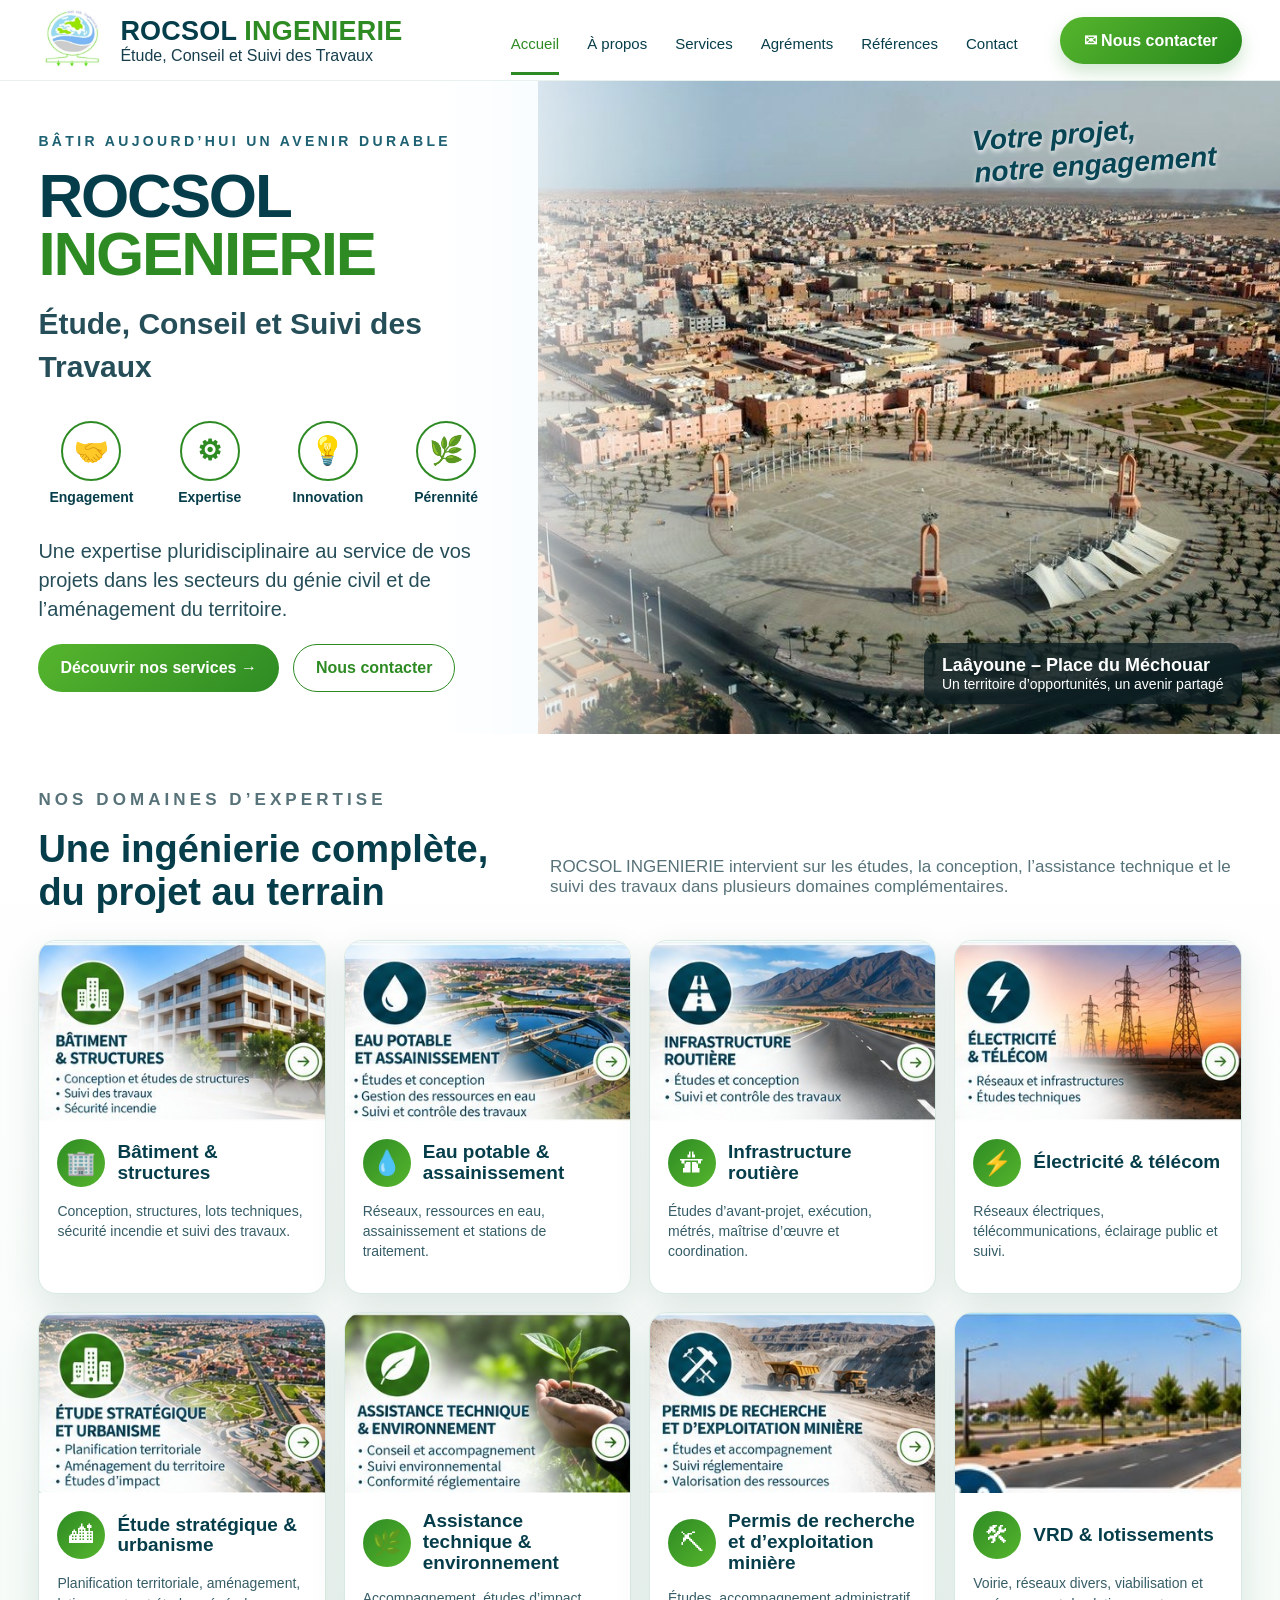
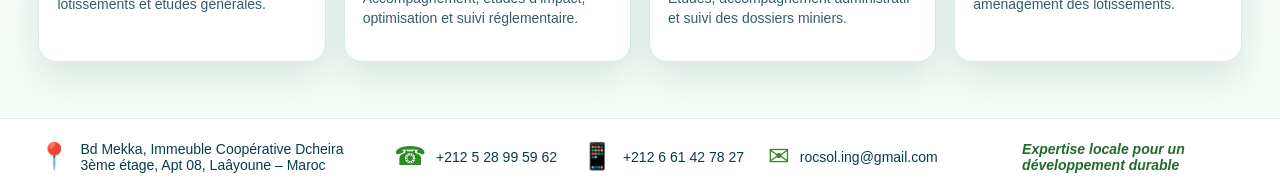
<file: index.html>
<!doctype html><html lang="fr"><head><meta charset="utf-8"><meta name="viewport" content="width=device-width,initial-scale=1"><title>ROCSOL INGENIERIE | Étude, Conseil et Suivi des Travaux</title><meta name="description" content="ROCSOL INGENIERIE, bureau d'études à Laâyoune : génie civil, bâtiment, VRD, eau, électricité, urbanisme, environnement et exploitation minière."><link rel="stylesheet" href="style.css"></head><body>
<header><div class="wrap topbar"><a class="brand" href="index.html"><img src="assets/logo.jpg" alt="Logo ROCSOL INGENIERIE"><div><strong>ROCSOL <span>INGENIERIE</span></strong><small>Étude, Conseil et Suivi des Travaux</small></div></a><button class="menu-btn" aria-label="Menu">☰</button><nav class="nav"><a class="active" href="index.html">Accueil</a><a href="index.html#apropos">À propos</a><a href="services.html">Services</a><a href="agrements.html">Agréments</a><a href="references.html">Références</a><a href="contact.html">Contact</a></nav><a class="cta" href="contact.html">✉ Nous contacter</a></div></header>
<main><section class="hero"><div class="hero-grid"><div class="hero-copy"><p class="eyebrow">Bâtir aujourd’hui un avenir durable</p><h1>ROCSOL <span>INGENIERIE</span></h1><div class="sub" style="font-size:30px;font-weight:600;margin-bottom:18px">Étude, Conseil et Suivi des Travaux</div><div class="values"><div class="value"><i>🤝</i>Engagement</div><div class="value"><i>⚙</i>Expertise</div><div class="value"><i>💡</i>Innovation</div><div class="value"><i>🌿</i>Pérennité</div></div><p class="sub">Une expertise pluridisciplinaire au service de vos projets dans les secteurs du génie civil et de l’aménagement du territoire.</p><div class="buttons"><a class="btn primary" href="services.html">Découvrir nos services →</a><a class="btn" href="contact.html">Nous contacter</a></div></div><div class="hero-photo"><div class="slogan">Votre projet,<br>notre engagement</div><div class="place-tag"><b>Laâyoune – Place du Méchouar</b>Un territoire d’opportunités, un avenir partagé</div></div></div></section>
<section class="section alt" id="apropos"><div class="wrap"><div class="section-head"><div><p class="eyebrow">Nos domaines d’expertise</p><h2>Une ingénierie complète, du projet au terrain</h2></div><p>ROCSOL INGENIERIE intervient sur les études, la conception, l’assistance technique et le suivi des travaux dans plusieurs domaines complémentaires.</p></div><div class="service-grid">
<article class="card"><img class="card-img" src="assets/batiment.jpg" alt="Bâtiment"><div class="card-body"><div class="icon-title"><span class="round-icon">🏢</span><h3>Bâtiment & structures</h3></div><p>Conception, structures, lots techniques, sécurité incendie et suivi des travaux.</p></div></article>
<article class="card"><img class="card-img" src="assets/eau.jpg" alt="Eau et assainissement"><div class="card-body"><div class="icon-title"><span class="round-icon">💧</span><h3>Eau potable & assainissement</h3></div><p>Réseaux, ressources en eau, assainissement et stations de traitement.</p></div></article>
<article class="card"><img class="card-img" src="assets/route.jpg" alt="Infrastructure routière"><div class="card-body"><div class="icon-title"><span class="round-icon">🛣</span><h3>Infrastructure routière</h3></div><p>Études d’avant-projet, exécution, métrés, maîtrise d’œuvre et coordination.</p></div></article>
<article class="card"><img class="card-img" src="assets/electricite.jpg" alt="Électricité et télécom"><div class="card-body"><div class="icon-title"><span class="round-icon">⚡</span><h3>Électricité & télécom</h3></div><p>Réseaux électriques, télécommunications, éclairage public et suivi.</p></div></article>
<article class="card"><img class="card-img" src="assets/urbanisme.jpg" alt="Urbanisme"><div class="card-body"><div class="icon-title"><span class="round-icon">🏙</span><h3>Étude stratégique & urbanisme</h3></div><p>Planification territoriale, aménagement, lotissements et études générales.</p></div></article>
<article class="card"><img class="card-img" src="assets/environnement.jpg" alt="Environnement"><div class="card-body"><div class="icon-title"><span class="round-icon">🌿</span><h3>Assistance technique & environnement</h3></div><p>Accompagnement, études d’impact, optimisation et suivi réglementaire.</p></div></article>
<article class="card"><img class="card-img" src="assets/mines.jpg" alt="Exploitation minière"><div class="card-body"><div class="icon-title"><span class="round-icon">⛏</span><h3>Permis de recherche et d’exploitation minière</h3></div><p>Études, accompagnement administratif et suivi des dossiers miniers.</p></div></article>
<article class="card"><img class="card-img" src="assets/vrd.jpg" alt="VRD"><div class="card-body"><div class="icon-title"><span class="round-icon">🛠</span><h3>VRD & lotissements</h3></div><p>Voirie, réseaux divers, viabilisation et aménagement des lotissements.</p></div></article>
</div></div></section></main>
<footer><div class="wrap footer-grid"><div class="foot-item"><span class="foot-icon">📍</span><span>Bd Mekka, Immeuble Coopérative Dcheira<br>3ème étage, Apt 08, Laâyoune – Maroc</span></div><div class="foot-item"><span class="foot-icon">☎</span><a href="tel:+212528995962">+212 5 28 99 59 62</a></div><div class="foot-item"><span class="foot-icon">📱</span><a href="https://wa.me/212661427827">+212 6 61 42 78 27</a></div><div class="foot-item"><span class="foot-icon">✉</span><a href="mailto:rocsol.ing@gmail.com">rocsol.ing@gmail.com</a></div><div class="tagline">Expertise locale pour un développement durable</div></div></footer><script src="script.js"></script></body></html>
</file>
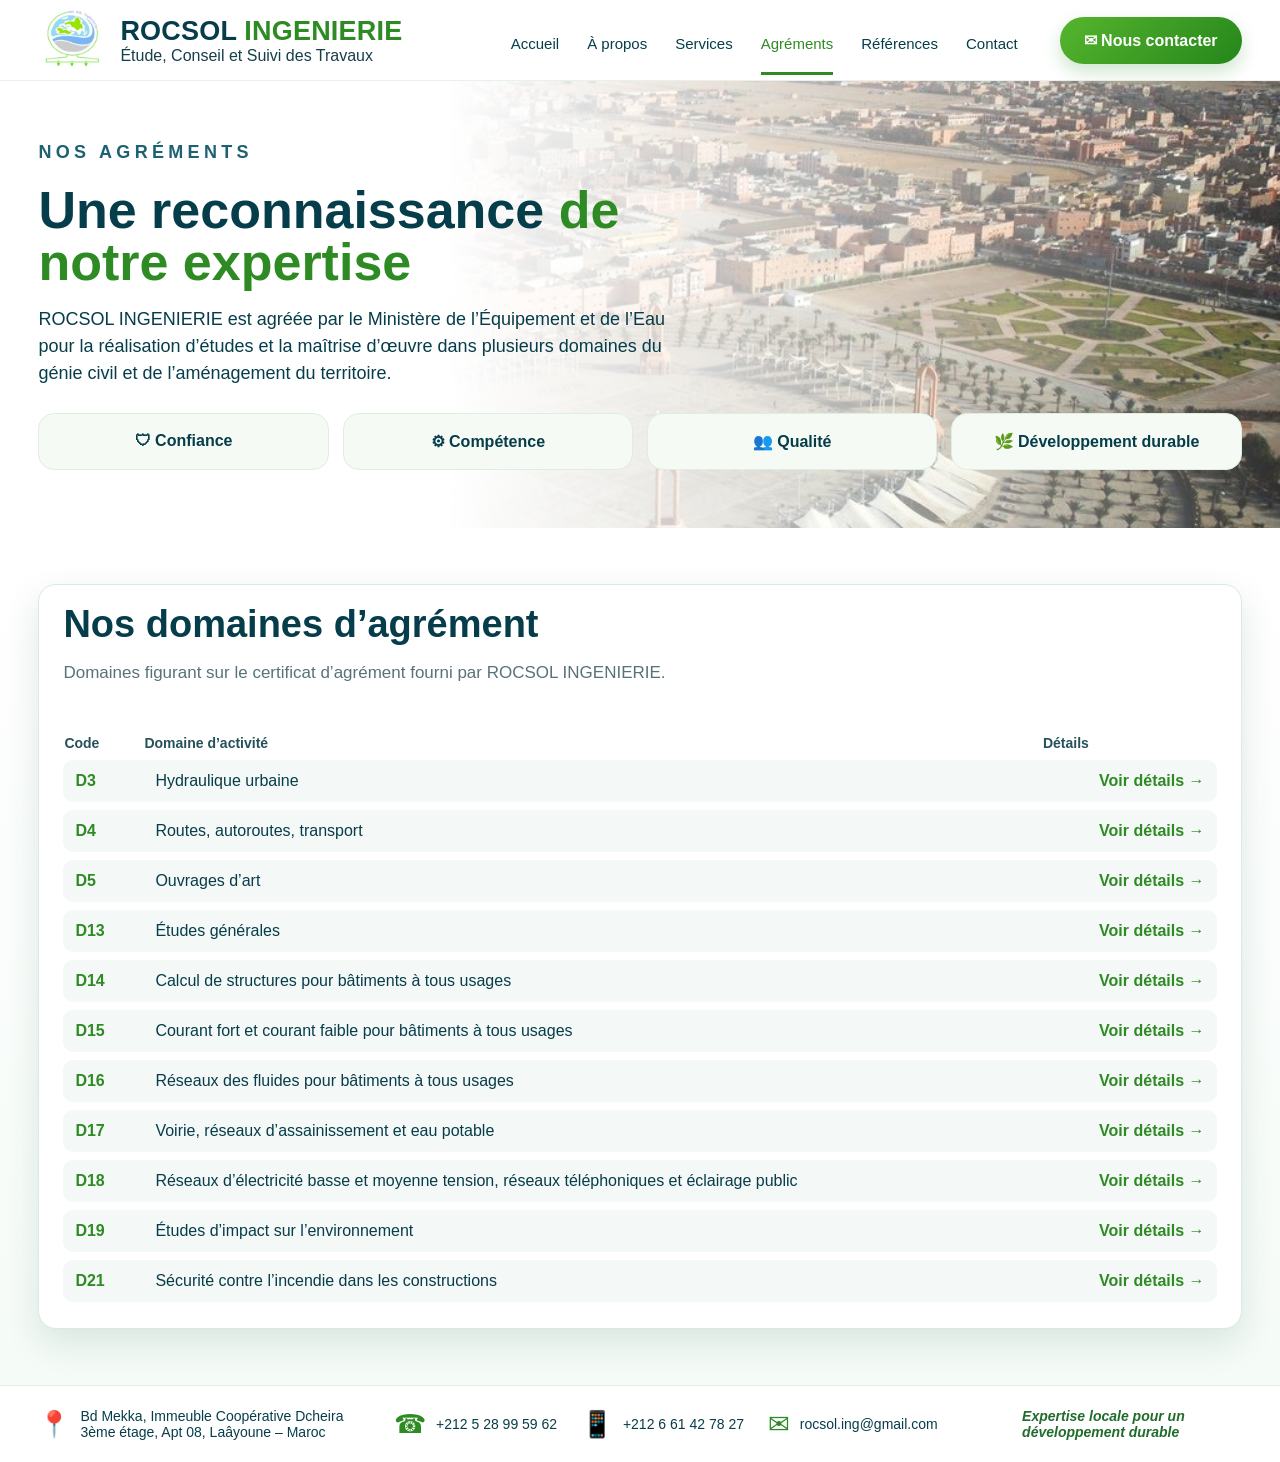
<file: agrements.html>
<!doctype html><html lang="fr"><head><meta charset="utf-8"><meta name="viewport" content="width=device-width,initial-scale=1"><title>Agréments | ROCSOL INGENIERIE</title><link rel="stylesheet" href="style.css"></head><body>
<header><div class="wrap topbar"><a class="brand" href="index.html"><img src="assets/logo.jpg" alt="Logo ROCSOL INGENIERIE"><div><strong>ROCSOL <span>INGENIERIE</span></strong><small>Étude, Conseil et Suivi des Travaux</small></div></a><button class="menu-btn">☰</button><nav class="nav"><a href="index.html">Accueil</a><a href="index.html#apropos">À propos</a><a href="services.html">Services</a><a class="active" href="agrements.html">Agréments</a><a href="references.html">Références</a><a href="contact.html">Contact</a></nav><a class="cta" href="contact.html">✉ Nous contacter</a></div></header>
<section class="page-hero"><div class="wrap"><p class="eyebrow">Nos agréments</p><h1>Une reconnaissance <span>de notre expertise</span></h1><p>ROCSOL INGENIERIE est agréée par le Ministère de l’Équipement et de l’Eau pour la réalisation d’études et la maîtrise d’œuvre dans plusieurs domaines du génie civil et de l’aménagement du territoire.</p><div class="feature-strip"><div class="feature">🛡 Confiance</div><div class="feature">⚙ Compétence</div><div class="feature">👥 Qualité</div><div class="feature">🌿 Développement durable</div></div></div></section>
<section class="section alt"><div class="wrap"><div class="table-card"><div class="section-head"><div><h2>Nos domaines d’agrément</h2><p>Domaines figurant sur le certificat d’agrément fourni par ROCSOL INGENIERIE.</p></div></div><div style="overflow-x:auto"><table class="ag-table"><thead><tr><th>Code</th><th>Domaine d’activité</th><th>Détails</th></tr></thead><tbody>
<tr><td>D3</td><td>Hydraulique urbaine</td><td><span class="detail">Voir détails →</span></td></tr><tr><td>D4</td><td>Routes, autoroutes, transport</td><td><span class="detail">Voir détails →</span></td></tr><tr><td>D5</td><td>Ouvrages d’art</td><td><span class="detail">Voir détails →</span></td></tr><tr><td>D13</td><td>Études générales</td><td><span class="detail">Voir détails →</span></td></tr><tr><td>D14</td><td>Calcul de structures pour bâtiments à tous usages</td><td><span class="detail">Voir détails →</span></td></tr><tr><td>D15</td><td>Courant fort et courant faible pour bâtiments à tous usages</td><td><span class="detail">Voir détails →</span></td></tr><tr><td>D16</td><td>Réseaux des fluides pour bâtiments à tous usages</td><td><span class="detail">Voir détails →</span></td></tr><tr><td>D17</td><td>Voirie, réseaux d’assainissement et eau potable</td><td><span class="detail">Voir détails →</span></td></tr><tr><td>D18</td><td>Réseaux d’électricité basse et moyenne tension, réseaux téléphoniques et éclairage public</td><td><span class="detail">Voir détails →</span></td></tr><tr><td>D19</td><td>Études d’impact sur l’environnement</td><td><span class="detail">Voir détails →</span></td></tr><tr><td>D21</td><td>Sécurité contre l’incendie dans les constructions</td><td><span class="detail">Voir détails →</span></td></tr>
</tbody></table></div></div></div></section>
<footer><div class="wrap footer-grid"><div class="foot-item"><span class="foot-icon">📍</span><span>Bd Mekka, Immeuble Coopérative Dcheira<br>3ème étage, Apt 08, Laâyoune – Maroc</span></div><div class="foot-item"><span class="foot-icon">☎</span><a href="tel:+212528995962">+212 5 28 99 59 62</a></div><div class="foot-item"><span class="foot-icon">📱</span><a href="https://wa.me/212661427827">+212 6 61 42 78 27</a></div><div class="foot-item"><span class="foot-icon">✉</span><a href="mailto:rocsol.ing@gmail.com">rocsol.ing@gmail.com</a></div><div class="tagline">Expertise locale pour un développement durable</div></div></footer><script src="script.js"></script></body></html>
</file>
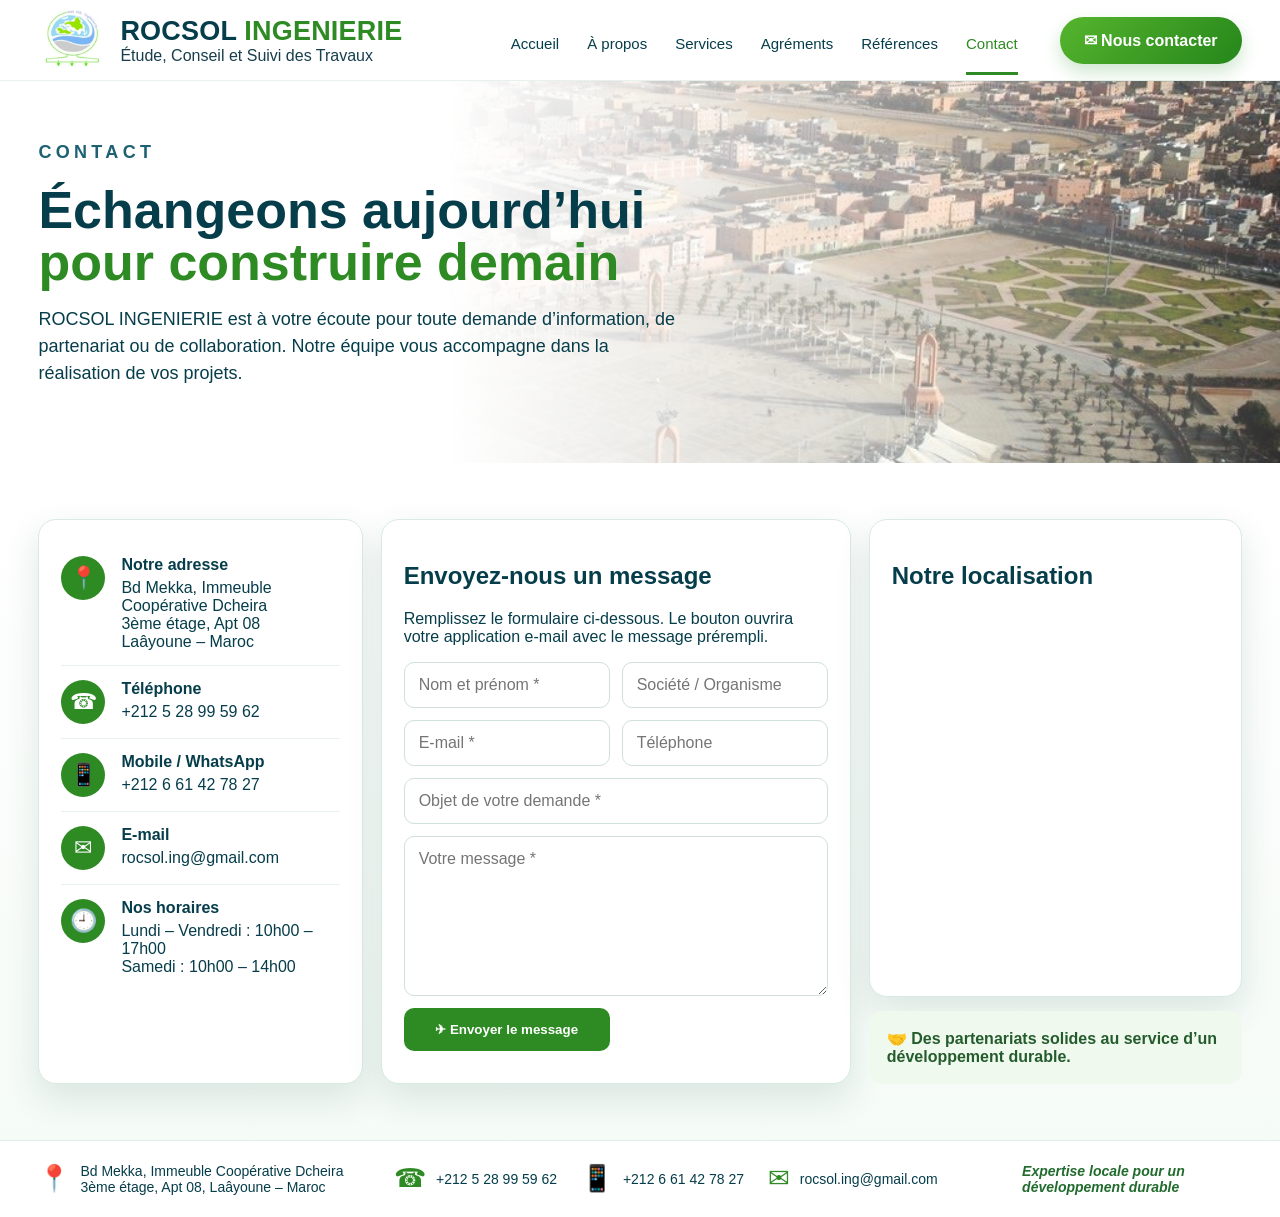
<file: contact.html>
<!doctype html><html lang="fr"><head><meta charset="utf-8"><meta name="viewport" content="width=device-width,initial-scale=1"><title>Contact | ROCSOL INGENIERIE</title><link rel="stylesheet" href="style.css"></head><body>
<header><div class="wrap topbar"><a class="brand" href="index.html"><img src="assets/logo.jpg" alt="Logo ROCSOL INGENIERIE"><div><strong>ROCSOL <span>INGENIERIE</span></strong><small>Étude, Conseil et Suivi des Travaux</small></div></a><button class="menu-btn">☰</button><nav class="nav"><a href="index.html">Accueil</a><a href="index.html#apropos">À propos</a><a href="services.html">Services</a><a href="agrements.html">Agréments</a><a href="references.html">Références</a><a class="active" href="contact.html">Contact</a></nav><a class="cta" href="mailto:rocsol.ing@gmail.com">✉ Nous contacter</a></div></header>
<section class="page-hero"><div class="wrap"><p class="eyebrow">Contact</p><h1>Échangeons aujourd’hui <span>pour construire demain</span></h1><p>ROCSOL INGENIERIE est à votre écoute pour toute demande d’information, de partenariat ou de collaboration. Notre équipe vous accompagne dans la réalisation de vos projets.</p></div></section>
<section class="section alt"><div class="wrap contact-grid"><div class="panel"><div class="contact-item"><i>📍</i><div><b>Notre adresse</b>Bd Mekka, Immeuble Coopérative Dcheira<br>3ème étage, Apt 08<br>Laâyoune – Maroc</div></div><div class="contact-item"><i>☎</i><div><b>Téléphone</b><a href="tel:+212528995962">+212 5 28 99 59 62</a></div></div><div class="contact-item"><i>📱</i><div><b>Mobile / WhatsApp</b><a href="https://wa.me/212661427827">+212 6 61 42 78 27</a></div></div><div class="contact-item"><i>✉</i><div><b>E-mail</b><a href="mailto:rocsol.ing@gmail.com">rocsol.ing@gmail.com</a></div></div><div class="contact-item"><i>🕘</i><div><b>Nos horaires</b>Lundi – Vendredi : 10h00 – 17h00<br>Samedi : 10h00 – 14h00</div></div></div>
<div class="panel"><h2>Envoyez-nous un message</h2><p>Remplissez le formulaire ci-dessous. Le bouton ouvrira votre application e-mail avec le message prérempli.</p><form id="contact-form" class="form-grid"><input name="nom" required placeholder="Nom et prénom *"><input name="societe" placeholder="Société / Organisme"><input name="email" type="email" required placeholder="E-mail *"><input name="telephone" placeholder="Téléphone"><input class="full" name="objet" required placeholder="Objet de votre demande *"><textarea class="full" name="message" required placeholder="Votre message *"></textarea><button class="submit" type="submit">✈ Envoyer le message</button></form></div>
<div><div class="panel"><h2>Notre localisation</h2><iframe class="map" loading="lazy" src="https://www.google.com/maps?q=Bd%20Mekka%20Immeuble%20Cooperative%20Dcheira%20Laayoune%20Morocco&output=embed"></iframe></div><div class="note">🤝 Des partenariats solides au service d’un développement durable.</div></div></div></section>
<footer><div class="wrap footer-grid"><div class="foot-item"><span class="foot-icon">📍</span><span>Bd Mekka, Immeuble Coopérative Dcheira<br>3ème étage, Apt 08, Laâyoune – Maroc</span></div><div class="foot-item"><span class="foot-icon">☎</span><a href="tel:+212528995962">+212 5 28 99 59 62</a></div><div class="foot-item"><span class="foot-icon">📱</span><a href="https://wa.me/212661427827">+212 6 61 42 78 27</a></div><div class="foot-item"><span class="foot-icon">✉</span><a href="mailto:rocsol.ing@gmail.com">rocsol.ing@gmail.com</a></div><div class="tagline">Expertise locale pour un développement durable</div></div></footer><script src="script.js"></script></body></html>
</file>
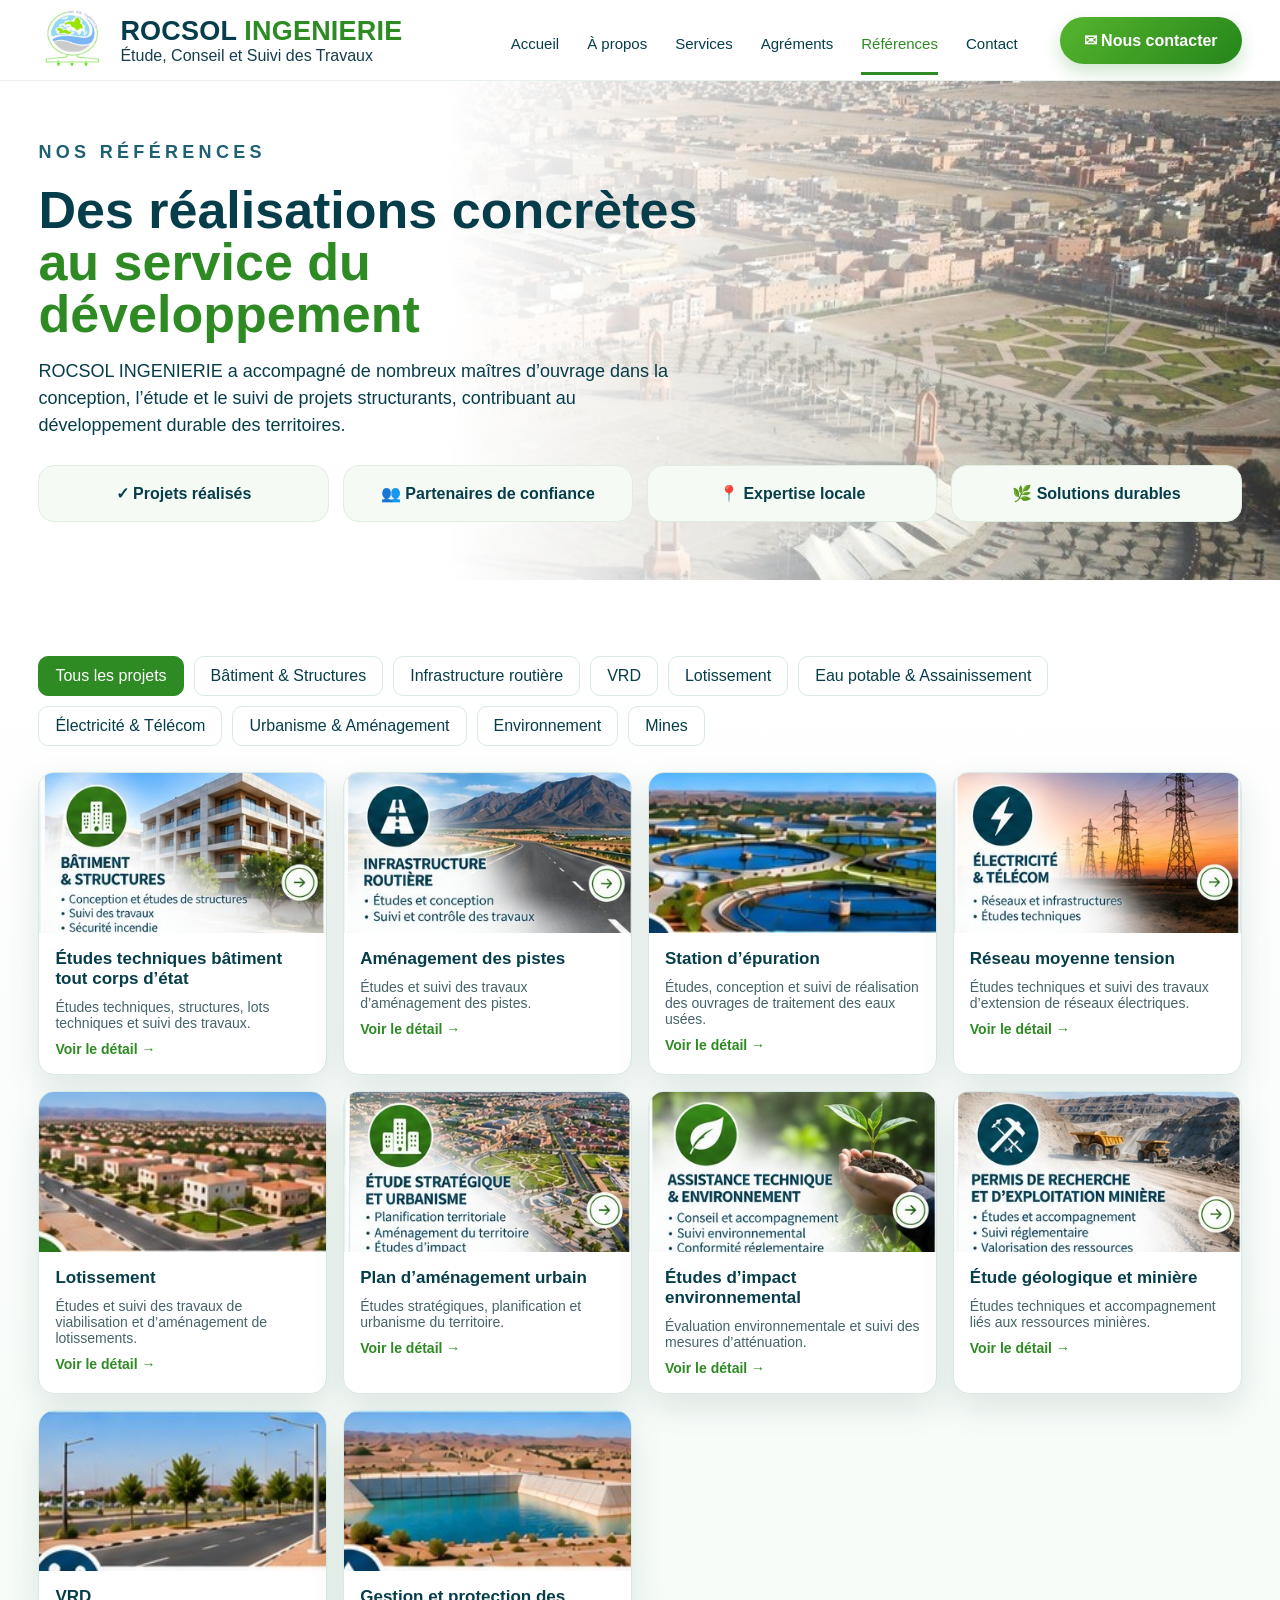
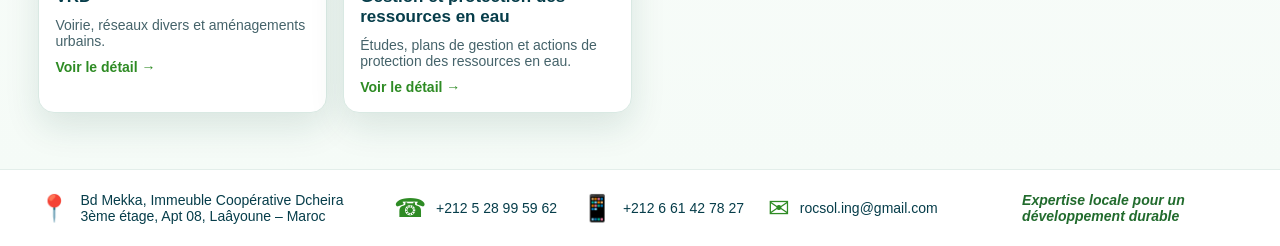
<file: references.html>
<!doctype html><html lang="fr"><head><meta charset="utf-8"><meta name="viewport" content="width=device-width,initial-scale=1"><title>Références | ROCSOL INGENIERIE</title><link rel="stylesheet" href="style.css"></head><body>
<header><div class="wrap topbar"><a class="brand" href="index.html"><img src="assets/logo.jpg" alt="Logo ROCSOL INGENIERIE"><div><strong>ROCSOL <span>INGENIERIE</span></strong><small>Étude, Conseil et Suivi des Travaux</small></div></a><button class="menu-btn">☰</button><nav class="nav"><a href="index.html">Accueil</a><a href="index.html#apropos">À propos</a><a href="services.html">Services</a><a href="agrements.html">Agréments</a><a class="active" href="references.html">Références</a><a href="contact.html">Contact</a></nav><a class="cta" href="contact.html">✉ Nous contacter</a></div></header>
<section class="page-hero"><div class="wrap"><p class="eyebrow">Nos références</p><h1>Des réalisations concrètes <span>au service du développement</span></h1><p>ROCSOL INGENIERIE a accompagné de nombreux maîtres d’ouvrage dans la conception, l’étude et le suivi de projets structurants, contribuant au développement durable des territoires.</p><div class="feature-strip"><div class="feature">✓ Projets réalisés</div><div class="feature">👥 Partenaires de confiance</div><div class="feature">📍 Expertise locale</div><div class="feature">🌿 Solutions durables</div></div></div></section>
<section class="section alt"><div class="wrap"><div class="pillbar"><span class="pill active">Tous les projets</span><span class="pill">Bâtiment & Structures</span><span class="pill">Infrastructure routière</span><span class="pill">VRD</span><span class="pill">Lotissement</span><span class="pill">Eau potable & Assainissement</span><span class="pill">Électricité & Télécom</span><span class="pill">Urbanisme & Aménagement</span><span class="pill">Environnement</span><span class="pill">Mines</span></div><div class="references">
<article class="ref-card"><img src="assets/batiment.jpg"><div class="body"><h3>Études techniques bâtiment tout corps d’état</h3><p>Études techniques, structures, lots techniques et suivi des travaux.</p><a class="more" href="#">Voir le détail →</a></div></article>
<article class="ref-card"><img src="assets/route.jpg"><div class="body"><h3>Aménagement des pistes</h3><p>Études et suivi des travaux d’aménagement des pistes.</p><a class="more" href="#">Voir le détail →</a></div></article>
<article class="ref-card"><img src="assets/station_epuration.jpg"><div class="body"><h3>Station d’épuration</h3><p>Études, conception et suivi de réalisation des ouvrages de traitement des eaux usées.</p><a class="more" href="#">Voir le détail →</a></div></article>
<article class="ref-card"><img src="assets/electricite.jpg"><div class="body"><h3>Réseau moyenne tension</h3><p>Études techniques et suivi des travaux d’extension de réseaux électriques.</p><a class="more" href="#">Voir le détail →</a></div></article>
<article class="ref-card"><img src="assets/lotissement.jpg"><div class="body"><h3>Lotissement</h3><p>Études et suivi des travaux de viabilisation et d’aménagement de lotissements.</p><a class="more" href="#">Voir le détail →</a></div></article>
<article class="ref-card"><img src="assets/urbanisme.jpg"><div class="body"><h3>Plan d’aménagement urbain</h3><p>Études stratégiques, planification et urbanisme du territoire.</p><a class="more" href="#">Voir le détail →</a></div></article>
<article class="ref-card"><img src="assets/environnement.jpg"><div class="body"><h3>Études d’impact environnemental</h3><p>Évaluation environnementale et suivi des mesures d’atténuation.</p><a class="more" href="#">Voir le détail →</a></div></article>
<article class="ref-card"><img src="assets/mines.jpg"><div class="body"><h3>Étude géologique et minière</h3><p>Études techniques et accompagnement liés aux ressources minières.</p><a class="more" href="#">Voir le détail →</a></div></article>
<article class="ref-card"><img src="assets/vrd.jpg"><div class="body"><h3>VRD</h3><p>Voirie, réseaux divers et aménagements urbains.</p><a class="more" href="#">Voir le détail →</a></div></article>
<article class="ref-card"><img src="assets/ressources_eau.jpg"><div class="body"><h3>Gestion et protection des ressources en eau</h3><p>Études, plans de gestion et actions de protection des ressources en eau.</p><a class="more" href="#">Voir le détail →</a></div></article>
</div></div></section>
<footer><div class="wrap footer-grid"><div class="foot-item"><span class="foot-icon">📍</span><span>Bd Mekka, Immeuble Coopérative Dcheira<br>3ème étage, Apt 08, Laâyoune – Maroc</span></div><div class="foot-item"><span class="foot-icon">☎</span><a href="tel:+212528995962">+212 5 28 99 59 62</a></div><div class="foot-item"><span class="foot-icon">📱</span><a href="https://wa.me/212661427827">+212 6 61 42 78 27</a></div><div class="foot-item"><span class="foot-icon">✉</span><a href="mailto:rocsol.ing@gmail.com">rocsol.ing@gmail.com</a></div><div class="tagline">Expertise locale pour un développement durable</div></div></footer><script src="script.js"></script></body></html>
</file>
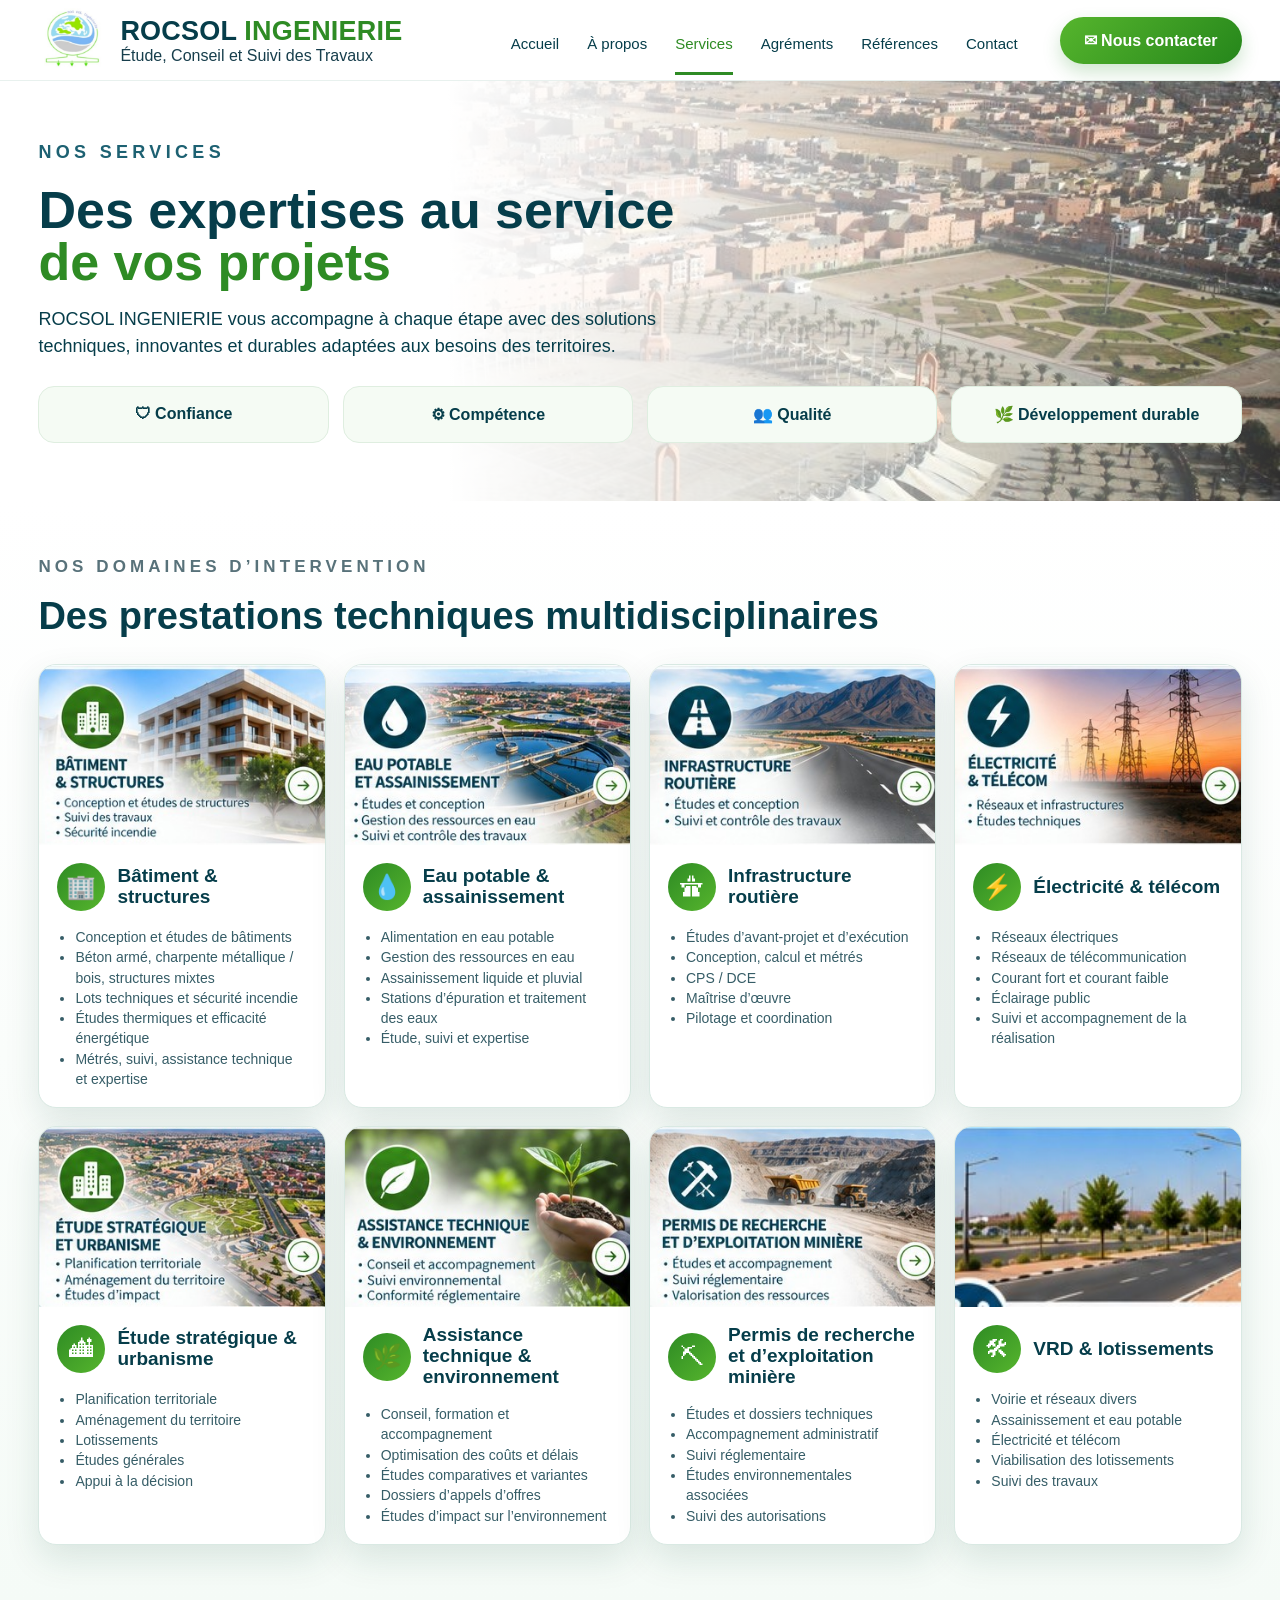
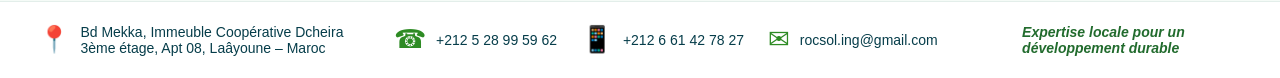
<file: services.html>
<!doctype html><html lang="fr"><head><meta charset="utf-8"><meta name="viewport" content="width=device-width,initial-scale=1"><title>Services | ROCSOL INGENIERIE</title><link rel="stylesheet" href="style.css"></head><body>
<header><div class="wrap topbar"><a class="brand" href="index.html"><img src="assets/logo.jpg" alt="Logo ROCSOL INGENIERIE"><div><strong>ROCSOL <span>INGENIERIE</span></strong><small>Étude, Conseil et Suivi des Travaux</small></div></a><button class="menu-btn">☰</button><nav class="nav"><a href="index.html">Accueil</a><a href="index.html#apropos">À propos</a><a class="active" href="services.html">Services</a><a href="agrements.html">Agréments</a><a href="references.html">Références</a><a href="contact.html">Contact</a></nav><a class="cta" href="contact.html">✉ Nous contacter</a></div></header>
<section class="page-hero"><div class="wrap"><p class="eyebrow">Nos services</p><h1>Des expertises au service <span>de vos projets</span></h1><p>ROCSOL INGENIERIE vous accompagne à chaque étape avec des solutions techniques, innovantes et durables adaptées aux besoins des territoires.</p><div class="feature-strip"><div class="feature">🛡 Confiance</div><div class="feature">⚙ Compétence</div><div class="feature">👥 Qualité</div><div class="feature">🌿 Développement durable</div></div></div></section>
<section class="section alt"><div class="wrap"><div class="section-head"><div><p class="eyebrow">Nos domaines d’intervention</p><h2>Des prestations techniques multidisciplinaires</h2></div></div><div class="service-grid">
<article class="card"><img class="card-img" src="assets/batiment.jpg"><div class="card-body"><div class="icon-title"><span class="round-icon">🏢</span><h3>Bâtiment & structures</h3></div><ul><li>Conception et études de bâtiments</li><li>Béton armé, charpente métallique / bois, structures mixtes</li><li>Lots techniques et sécurité incendie</li><li>Études thermiques et efficacité énergétique</li><li>Métrés, suivi, assistance technique et expertise</li></ul></div></article>
<article class="card"><img class="card-img" src="assets/eau.jpg"><div class="card-body"><div class="icon-title"><span class="round-icon">💧</span><h3>Eau potable & assainissement</h3></div><ul><li>Alimentation en eau potable</li><li>Gestion des ressources en eau</li><li>Assainissement liquide et pluvial</li><li>Stations d’épuration et traitement des eaux</li><li>Étude, suivi et expertise</li></ul></div></article>
<article class="card"><img class="card-img" src="assets/route.jpg"><div class="card-body"><div class="icon-title"><span class="round-icon">🛣</span><h3>Infrastructure routière</h3></div><ul><li>Études d’avant-projet et d’exécution</li><li>Conception, calcul et métrés</li><li>CPS / DCE</li><li>Maîtrise d’œuvre</li><li>Pilotage et coordination</li></ul></div></article>
<article class="card"><img class="card-img" src="assets/electricite.jpg"><div class="card-body"><div class="icon-title"><span class="round-icon">⚡</span><h3>Électricité & télécom</h3></div><ul><li>Réseaux électriques</li><li>Réseaux de télécommunication</li><li>Courant fort et courant faible</li><li>Éclairage public</li><li>Suivi et accompagnement de la réalisation</li></ul></div></article>
<article class="card"><img class="card-img" src="assets/urbanisme.jpg"><div class="card-body"><div class="icon-title"><span class="round-icon">🏙</span><h3>Étude stratégique & urbanisme</h3></div><ul><li>Planification territoriale</li><li>Aménagement du territoire</li><li>Lotissements</li><li>Études générales</li><li>Appui à la décision</li></ul></div></article>
<article class="card"><img class="card-img" src="assets/environnement.jpg"><div class="card-body"><div class="icon-title"><span class="round-icon">🌿</span><h3>Assistance technique & environnement</h3></div><ul><li>Conseil, formation et accompagnement</li><li>Optimisation des coûts et délais</li><li>Études comparatives et variantes</li><li>Dossiers d’appels d’offres</li><li>Études d’impact sur l’environnement</li></ul></div></article>
<article class="card"><img class="card-img" src="assets/mines.jpg"><div class="card-body"><div class="icon-title"><span class="round-icon">⛏</span><h3>Permis de recherche et d’exploitation minière</h3></div><ul><li>Études et dossiers techniques</li><li>Accompagnement administratif</li><li>Suivi réglementaire</li><li>Études environnementales associées</li><li>Suivi des autorisations</li></ul></div></article>
<article class="card"><img class="card-img" src="assets/vrd.jpg"><div class="card-body"><div class="icon-title"><span class="round-icon">🛠</span><h3>VRD & lotissements</h3></div><ul><li>Voirie et réseaux divers</li><li>Assainissement et eau potable</li><li>Électricité et télécom</li><li>Viabilisation des lotissements</li><li>Suivi des travaux</li></ul></div></article>
</div></div></section>
<footer><div class="wrap footer-grid"><div class="foot-item"><span class="foot-icon">📍</span><span>Bd Mekka, Immeuble Coopérative Dcheira<br>3ème étage, Apt 08, Laâyoune – Maroc</span></div><div class="foot-item"><span class="foot-icon">☎</span><a href="tel:+212528995962">+212 5 28 99 59 62</a></div><div class="foot-item"><span class="foot-icon">📱</span><a href="https://wa.me/212661427827">+212 6 61 42 78 27</a></div><div class="foot-item"><span class="foot-icon">✉</span><a href="mailto:rocsol.ing@gmail.com">rocsol.ing@gmail.com</a></div><div class="tagline">Expertise locale pour un développement durable</div></div></footer><script src="script.js"></script></body></html>
</file>
<file: style.css>
:root{--green:#2e8b24;--green2:#56b52d;--navy:#063d4a;--blue:#0b6480;--muted:#58727a;--pale:#f4fbf2;--line:#d9e9e3;--shadow:0 14px 35px rgba(16,70,59,.12)}
*{box-sizing:border-box}html{scroll-behavior:smooth}body{margin:0;font-family:Inter,Segoe UI,Arial,sans-serif;color:var(--navy);background:#fff}a{text-decoration:none;color:inherit}img{max-width:100%;display:block}.wrap{width:min(1440px,94vw);margin:auto}
header{position:sticky;top:0;z-index:30;background:rgba(255,255,255,.96);backdrop-filter:blur(10px);border-bottom:1px solid #e8f1ee}.topbar{height:80px;display:flex;align-items:center;gap:28px}.brand{display:flex;align-items:center;gap:12px;min-width:350px}.brand img{width:70px;height:64px;object-fit:contain}.brand strong{font-size:27px;letter-spacing:.2px}.brand strong span{color:var(--green)}.brand small{display:block;font-size:16px;color:#173e4c}.nav{display:flex;gap:28px;margin-left:auto;align-items:center}.nav a{font-size:15px;padding:29px 0 20px;border-bottom:3px solid transparent}.nav a:hover,.nav a.active{color:var(--green);border-bottom-color:var(--green)}.cta{margin-left:14px;background:linear-gradient(135deg,var(--green2),#25861b);color:#fff;padding:14px 24px;border-radius:999px;font-weight:700;white-space:nowrap;box-shadow:0 8px 18px rgba(38,139,36,.22)}.menu-btn{display:none;margin-left:auto;border:0;background:none;font-size:30px;color:var(--navy)}
.hero{position:relative;overflow:hidden;background:#eef9ff}.hero-grid{min-height:520px;display:grid;grid-template-columns:42% 58%;align-items:stretch}.hero-copy{padding:52px 3vw 42px max(3vw,calc((100vw - 1440px)/2 + 3vw));background:linear-gradient(90deg,#fff 80%,rgba(255,255,255,.65));z-index:2}.eyebrow{letter-spacing:.24em;text-transform:uppercase;font-size:14px;margin:0 0 18px;color:#1d6172;font-weight:600}.hero h1{font-size:62px;line-height:.94;margin:0 0 18px;letter-spacing:-.035em}.hero h1 span{color:var(--green)}.sub{font-size:20px;line-height:1.45;color:#264e59;max-width:610px}.values{display:grid;grid-template-columns:repeat(4,1fr);gap:12px;margin:32px 0}.value{text-align:center;font-weight:700;font-size:14px}.value i{width:60px;height:60px;border:2px solid var(--green);border-radius:50%;display:grid;place-items:center;margin:0 auto 8px;font-style:normal;font-size:28px;color:var(--green)}.hero-photo{position:relative;background:url('assets/mechouar.jpg') center/cover no-repeat;min-height:520px}.hero-photo:before{content:"";position:absolute;inset:0;background:linear-gradient(90deg,rgba(255,255,255,.65),transparent 25%),linear-gradient(0deg,rgba(6,61,74,.18),transparent 45%)}.place-tag{position:absolute;right:3vw;bottom:30px;background:rgba(13,31,35,.78);color:#fff;padding:12px 18px;border-radius:14px;font-size:14px}.place-tag b{display:block;font-size:18px}.slogan{position:absolute;right:5vw;top:36px;font-size:28px;font-weight:800;font-style:italic;transform:rotate(-4deg);color:#074555;text-shadow:0 2px 5px #fff}.buttons{display:flex;gap:14px;flex-wrap:wrap}.btn{display:inline-flex;align-items:center;gap:10px;border-radius:999px;padding:14px 22px;font-weight:700;border:1px solid var(--green);color:var(--green);background:#fff}.btn.primary{background:linear-gradient(135deg,var(--green2),var(--green));color:white;border:0}.btn:hover{transform:translateY(-1px)}
.section{padding:56px 0}.section.alt{background:linear-gradient(180deg,#fff,#f5fbf7)}.section-head{display:flex;align-items:end;justify-content:space-between;gap:24px;margin-bottom:26px}.section-head h2{font-size:38px;margin:0}.section-head p{max-width:700px;color:var(--muted);font-size:17px}.service-grid{display:grid;grid-template-columns:repeat(4,1fr);gap:18px}.card{background:#fff;border:1px solid var(--line);border-radius:18px;overflow:hidden;box-shadow:var(--shadow);transition:.25s}.card:hover{transform:translateY(-4px);box-shadow:0 18px 42px rgba(16,70,59,.17)}.card-img{height:180px;object-fit:cover;width:100%}.card-body{padding:18px}.icon-title{display:flex;align-items:center;gap:12px}.round-icon{width:48px;height:48px;border-radius:50%;display:grid;place-items:center;background:linear-gradient(135deg,var(--green),var(--green2));color:white;font-size:24px;flex:0 0 auto}.card h3{margin:0;font-size:19px;line-height:1.1}.card p,.card li{color:#365d67;line-height:1.45;font-size:14px}.card ul{padding-left:18px;margin-bottom:0}.more{display:inline-block;margin-top:10px;color:var(--green);font-weight:700}.wide-card{grid-column:span 2}.feature-strip{display:grid;grid-template-columns:repeat(4,1fr);gap:14px;margin-top:26px}.feature{background:#f5fbf4;border:1px solid #dfeee0;padding:18px;border-radius:16px;text-align:center;font-weight:700}
.page-hero{background:linear-gradient(90deg,#fff 35%,rgba(255,255,255,.18)),url('assets/mechouar.jpg') center/cover no-repeat;min-height:350px;padding:58px 0;display:flex;align-items:center}.page-hero h1{font-size:52px;line-height:1;margin:0 0 16px;max-width:700px}.page-hero h1 span{color:var(--green)}.page-hero p{max-width:650px;font-size:18px;line-height:1.5}.pillbar{display:flex;flex-wrap:wrap;gap:10px;margin:20px 0 26px}.pill{padding:10px 16px;border:1px solid var(--line);border-radius:10px;background:#fff}.pill.active{background:var(--green);color:#fff;border-color:var(--green)}
.table-card{background:#fff;border:1px solid var(--line);border-radius:18px;box-shadow:var(--shadow);padding:18px 24px}.ag-table{width:100%;border-collapse:separate;border-spacing:0 8px}.ag-table th{text-align:left;color:#26515b;font-size:14px}.ag-table td{background:#f4f8f6;padding:12px}.ag-table td:first-child{border-radius:10px 0 0 10px;font-weight:800;color:var(--green);width:80px}.ag-table td:last-child{border-radius:0 10px 10px 0;text-align:right}.detail{color:var(--green);font-weight:700}
.references{display:grid;grid-template-columns:repeat(4,1fr);gap:16px}.ref-card{background:#fff;border:1px solid var(--line);border-radius:16px;overflow:hidden;box-shadow:var(--shadow)}.ref-card img{height:160px;width:100%;object-fit:cover}.ref-card .body{padding:16px}.ref-card h3{font-size:17px;margin:0 0 10px}.ref-card p{font-size:14px;color:#45636a;margin:0}.ref-card .more{font-size:14px}
.contact-grid{display:grid;grid-template-columns:1fr 1.45fr 1.15fr;gap:18px}.panel{border:1px solid var(--line);border-radius:18px;padding:22px;background:#fff;box-shadow:var(--shadow)}.contact-item{display:grid;grid-template-columns:48px 1fr;gap:12px;padding:14px 0;border-bottom:1px solid #e9f1ee}.contact-item:last-child{border-bottom:0}.contact-item i{width:44px;height:44px;border-radius:50%;background:var(--green);color:#fff;display:grid;place-items:center;font-style:normal;font-size:22px}.contact-item b{display:block;margin-bottom:5px}.form-grid{display:grid;grid-template-columns:1fr 1fr;gap:12px}.form-grid .full{grid-column:1/-1}input,select,textarea{width:100%;padding:13px 14px;border:1px solid #cfe0dd;border-radius:10px;font:inherit;color:#244d58}textarea{min-height:160px;resize:vertical}.submit{background:var(--green);color:#fff;border:0;padding:14px 20px;border-radius:10px;font-weight:700;cursor:pointer}.map{width:100%;height:360px;border:0;border-radius:14px}.note{background:#eff9ee;border-radius:14px;padding:18px;margin-top:14px;color:#255c2d;font-weight:700}
footer{border-top:1px solid #e3eeea;background:#fff;padding:22px 0}.footer-grid{display:grid;grid-template-columns:2fr 1fr 1fr 1.4fr 1.3fr;gap:18px;align-items:center;font-size:14px}.foot-item{display:flex;gap:10px;align-items:center}.foot-icon{font-size:26px;color:var(--green)}.tagline{font-style:italic;color:#216b2d;font-weight:700}
@media(max-width:1050px){.brand{min-width:auto}.brand strong{font-size:21px}.nav{display:none;position:absolute;top:80px;left:0;right:0;background:#fff;padding:18px 5vw;flex-direction:column;align-items:flex-start;gap:0;border-bottom:1px solid var(--line)}.nav.open{display:flex}.nav a{padding:11px 0}.cta{display:none}.menu-btn{display:block}.hero-grid{grid-template-columns:1fr}.hero-copy{padding:42px 5vw}.hero-photo{min-height:360px}.hero h1{font-size:52px}.service-grid{grid-template-columns:repeat(2,1fr)}.references{grid-template-columns:repeat(2,1fr)}.contact-grid{grid-template-columns:1fr}.footer-grid{grid-template-columns:1fr 1fr}.page-hero{background-position:center}.wide-card{grid-column:span 1}}
@media(max-width:640px){.topbar{height:68px}.brand img{width:52px;height:48px}.brand small{display:none}.nav{top:68px}.hero h1,.page-hero h1{font-size:39px}.sub{font-size:17px}.values{grid-template-columns:1fr 1fr}.service-grid,.references{grid-template-columns:1fr}.feature-strip{grid-template-columns:1fr 1fr}.footer-grid{grid-template-columns:1fr}.form-grid{grid-template-columns:1fr}.form-grid .full{grid-column:auto}.ag-table{font-size:13px}.ag-table td:nth-child(2){font-size:12px}.section-head{display:block}.section-head h2{font-size:31px}.hero-photo{min-height:300px}.slogan{font-size:20px}}
</file>
